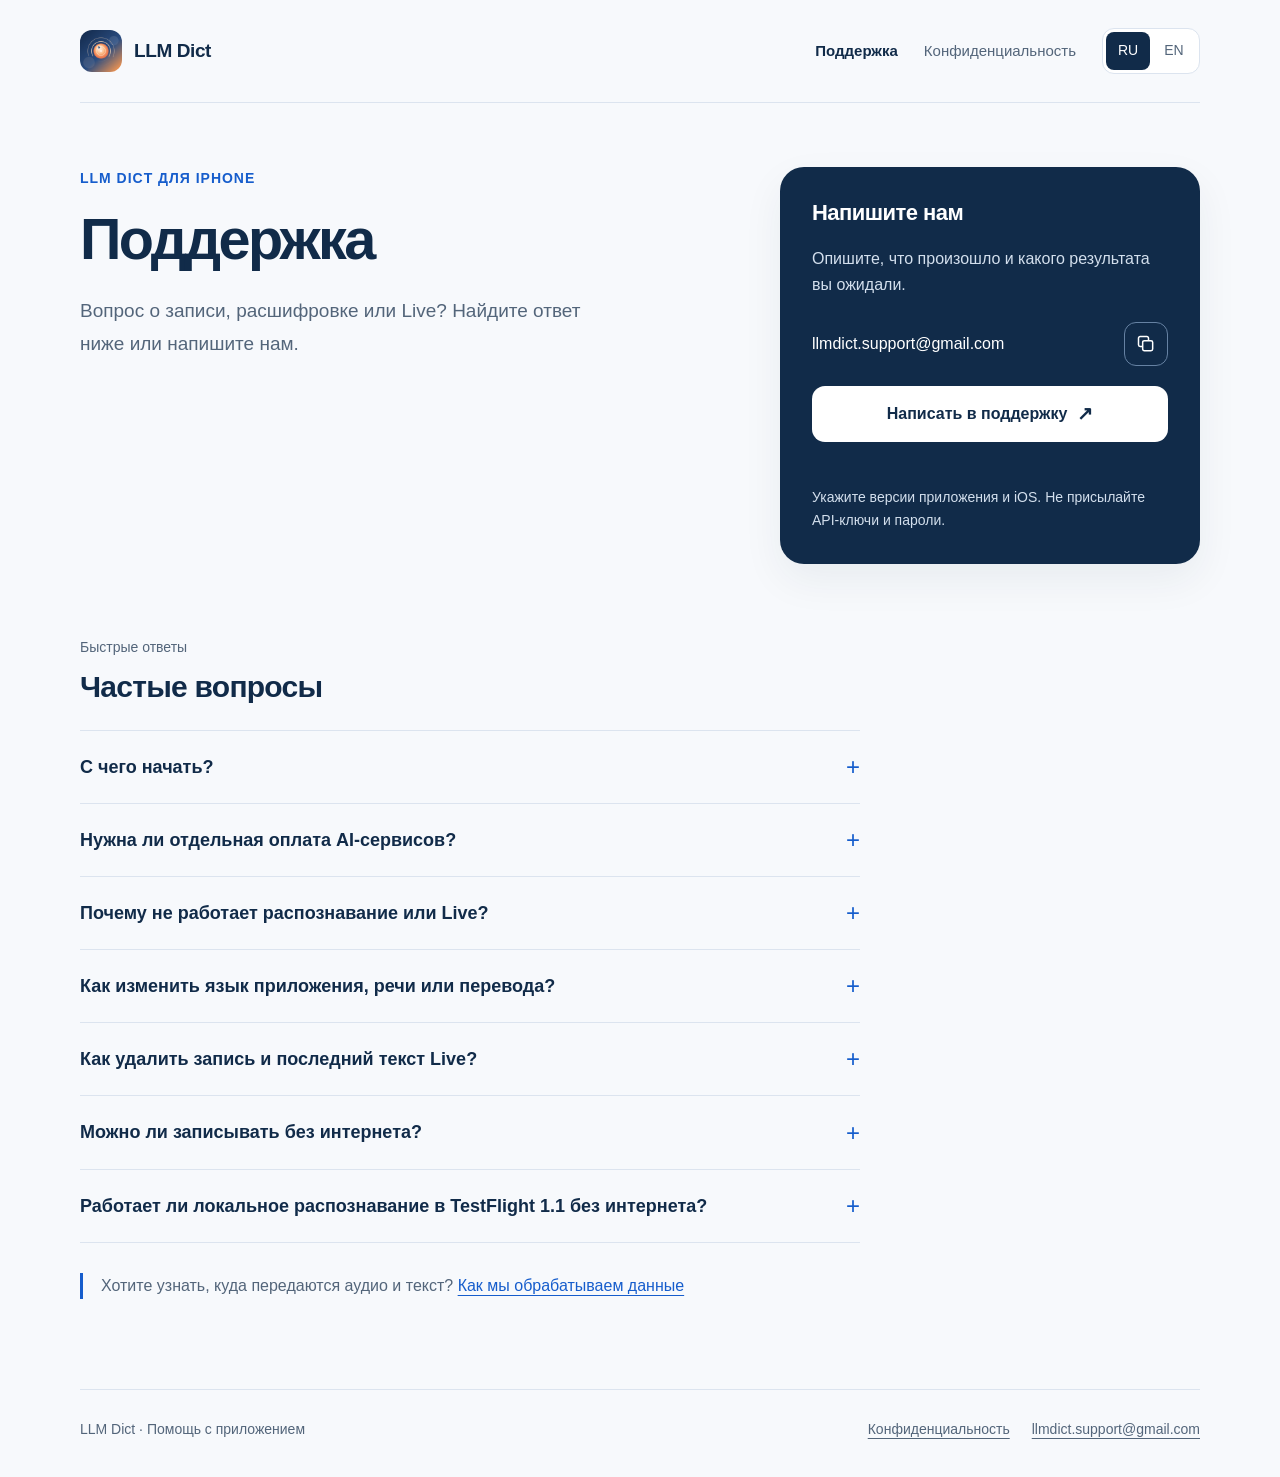
<file: docs/index.html>
<!doctype html>
<html lang="ru"><head><meta charset="utf-8"><meta name="viewport" content="width=device-width,initial-scale=1"><meta name="color-scheme" content="light"><meta name="theme-color" content="#112b49"><title>Поддержка · LLM Dict</title><meta name="description" content="Помощь с записью, распознаванием речи и Live в LLM Dict. Ответы на вопросы и связь с поддержкой."><meta name="referrer" content="strict-origin-when-cross-origin"><link rel="canonical" href="https://travinov.github.io/llmdict-support/"><link rel="alternate" hreflang="ru" href="https://travinov.github.io/llmdict-support/"><link rel="alternate" hreflang="en" href="https://travinov.github.io/llmdict-support/en/"><link rel="icon" type="image/png" href="./assets/app-icon.png"><link rel="apple-touch-icon" href="./assets/app-icon.png"><link rel="stylesheet" href="./assets/site.css"><script src="./assets/site.js" defer></script></head>
<body><a class="skip" href="#main">Перейти к содержимому</a><div class="wrap"><header class="header"><a class="brand" href="./"><img src="./assets/app-icon.png" alt="" width="42" height="42">LLM Dict</a><nav class="nav" aria-label="Основная навигация"><a href="./" aria-current="page">Поддержка</a><a href="./privacy/">Конфиденциальность</a><div class="languages" aria-label="Язык сайта"><a href="./" lang="ru" hreflang="ru" aria-label="Русский" aria-current="true">RU</a><a href="./en/" lang="en" hreflang="en" aria-label="English">EN</a></div></nav></header>
<main id="main"><div class="intro"><div><p class="eyebrow">LLM Dict для iPhone</p><h1>Поддержка</h1><p class="lead">Вопрос о записи, расшифровке или Live? Найдите ответ ниже или напишите нам.</p></div>
<aside class="contact" aria-labelledby="contact-title"><h2 id="contact-title">Напишите нам</h2><p>Опишите, что произошло и какого результата вы ожидали.</p>
<div class="email-line"><a class="email" href="mailto:llmdict.support@gmail.com?subject=%D0%9F%D0%BE%D0%B4%D0%B4%D0%B5%D1%80%D0%B6%D0%BA%D0%B0%20LLM%20Dict&amp;body=%D0%97%D0%B4%D1%80%D0%B0%D0%B2%D1%81%D1%82%D0%B2%D1%83%D0%B9%D1%82%D0%B5%21%0D%0A%0D%0A%D0%9C%D0%BE%D0%B9%20%D0%B2%D0%BE%D0%BF%D1%80%D0%BE%D1%81%3A%0D%0A%0D%0A%D0%92%D0%B5%D1%80%D1%81%D0%B8%D1%8F%20%D0%BF%D1%80%D0%B8%D0%BB%D0%BE%D0%B6%D0%B5%D0%BD%D0%B8%D1%8F%3A%0D%0A%D0%92%D0%B5%D1%80%D1%81%D0%B8%D1%8F%20iOS%3A%0D%0A">llmdict.support<wbr>@gmail.com</a><button class="copy" type="button" data-copy-email="llmdict.support@gmail.com" data-success="Адрес скопирован" data-fallback="Выделите адрес выше и скопируйте его вручную." aria-label="Скопировать email" aria-describedby="copy-status"><svg viewBox="0 0 24 24" aria-hidden="true"><rect x="8" y="8" width="12" height="12" rx="2"/><path d="M15 8V5a2 2 0 0 0-2-2H5a2 2 0 0 0-2 2v8a2 2 0 0 0 2 2h3"/></svg></button></div>
<a class="primary" href="mailto:llmdict.support@gmail.com?subject=%D0%9F%D0%BE%D0%B4%D0%B4%D0%B5%D1%80%D0%B6%D0%BA%D0%B0%20LLM%20Dict&amp;body=%D0%97%D0%B4%D1%80%D0%B0%D0%B2%D1%81%D1%82%D0%B2%D1%83%D0%B9%D1%82%D0%B5%21%0D%0A%0D%0A%D0%9C%D0%BE%D0%B9%20%D0%B2%D0%BE%D0%BF%D1%80%D0%BE%D1%81%3A%0D%0A%0D%0A%D0%92%D0%B5%D1%80%D1%81%D0%B8%D1%8F%20%D0%BF%D1%80%D0%B8%D0%BB%D0%BE%D0%B6%D0%B5%D0%BD%D0%B8%D1%8F%3A%0D%0A%D0%92%D0%B5%D1%80%D1%81%D0%B8%D1%8F%20iOS%3A%0D%0A">Написать в поддержку <span aria-hidden="true">↗</span></a><span id="copy-status" class="copy-status" role="status" aria-live="polite"></span><p class="small">Укажите версии приложения и iOS. Не присылайте API-ключи и пароли.</p></aside></div>
<section class="faq" aria-labelledby="faq-title"><p class="section-label">Быстрые ответы</p><h2 id="faq-title">Частые вопросы</h2><details><summary>С чего начать?</summary><div class="answer"><ol><li>Разрешите доступ к микрофону и сделайте обычную запись.</li><li>Для распознавания откройте «Настройки → Сервисы и ключи», прочитайте пояснение о передаче данных, отметьте согласие, добавьте свой OpenAI API key и проверьте подключение.</li><li>Выберите модель для распознавания или обработки текста. Затем откройте запись в библиотеке.</li></ol></div></details><details><summary>Нужна ли отдельная оплата AI-сервисов?</summary><div class="answer"><p>Для облачной обработки используются ваши учётные записи и API-ключи OpenAI. Доступ, лимиты и стоимость определяет выбранный провайдер. Подписка на пользовательский чат и доступ к API могут оплачиваться отдельно.</p></div></details><details><summary>Почему не работает распознавание или Live?</summary><div class="answer"><p>Проверьте согласие на передачу данных в настройках сервиса, интернет, разрешение на микрофон, ключ, доступность выбранной модели и лимиты в кабинете провайдера. Для OpenAI также проверьте адрес API и доступность сервиса в вашем регионе.</p><p>Если ошибка повторяется, напишите её текст, название сервиса и шаги воспроизведения. Ключ присылать не нужно.</p></div></details><details><summary>Как изменить язык приложения, речи или перевода?</summary><div class="answer"><p>Язык меню выбирается в «Настройки → Язык приложения»: русский, английский или «Как на iPhone». Языки речи и перевода задаются отдельно в настройках Live. Выбор языка интерфейса не переводит сохранённые записи и ваши инструкции.</p></div></details><details><summary>Как удалить запись и последний текст Live?</summary><div class="answer"><p>В библиотеке смахните запись влево, нажмите удаление и подтвердите его. В версии 1.0 удаляются запись, связанные аудиофайлы и текст, включая сохранённую копию последнего Live-текста, если она относится к этой записи.</p><p>Команда «Очистить экран» в меню инструкций Live очищает текущий экран и его сохранённое состояние, но сама по себе не удаляет запись из библиотеки.</p></div></details><details><summary>Можно ли записывать без интернета?</summary><div class="answer"><p>Обычная запись, воспроизведение и локальное улучшение звука работают на устройстве. Облачное распознавание, обработка текста и Live требуют подключения к выбранному AI-сервису.</p></div></details><details><summary>Работает ли локальное распознавание в TestFlight 1.1 без интернета?</summary><div class="answer"><p>Да. В «Настройки → Локальная транскрибация» скачайте модель и включите «Транскрибация на устройстве». Это общий режим для записей и Live. Интернет нужен для скачивания; затем Whisper работает на iPhone. Скорость зависит от устройства. При отставании Live аудио сохраняется для распознавания в библиотеке. Для оформления через GigaChat или OpenAI нужен интернет.</p></div></details></section>
<p class="note">Хотите узнать, куда передаются аудио и текст? <a href="./privacy/">Как мы обрабатываем данные</a></p></main><footer class="footer"><p>LLM Dict · Помощь с приложением</p><div class="footer-links"><a href="./privacy/">Конфиденциальность</a><a href="mailto:llmdict.support@gmail.com">llmdict.support@gmail.com</a></div></footer></div></body></html>
</file>
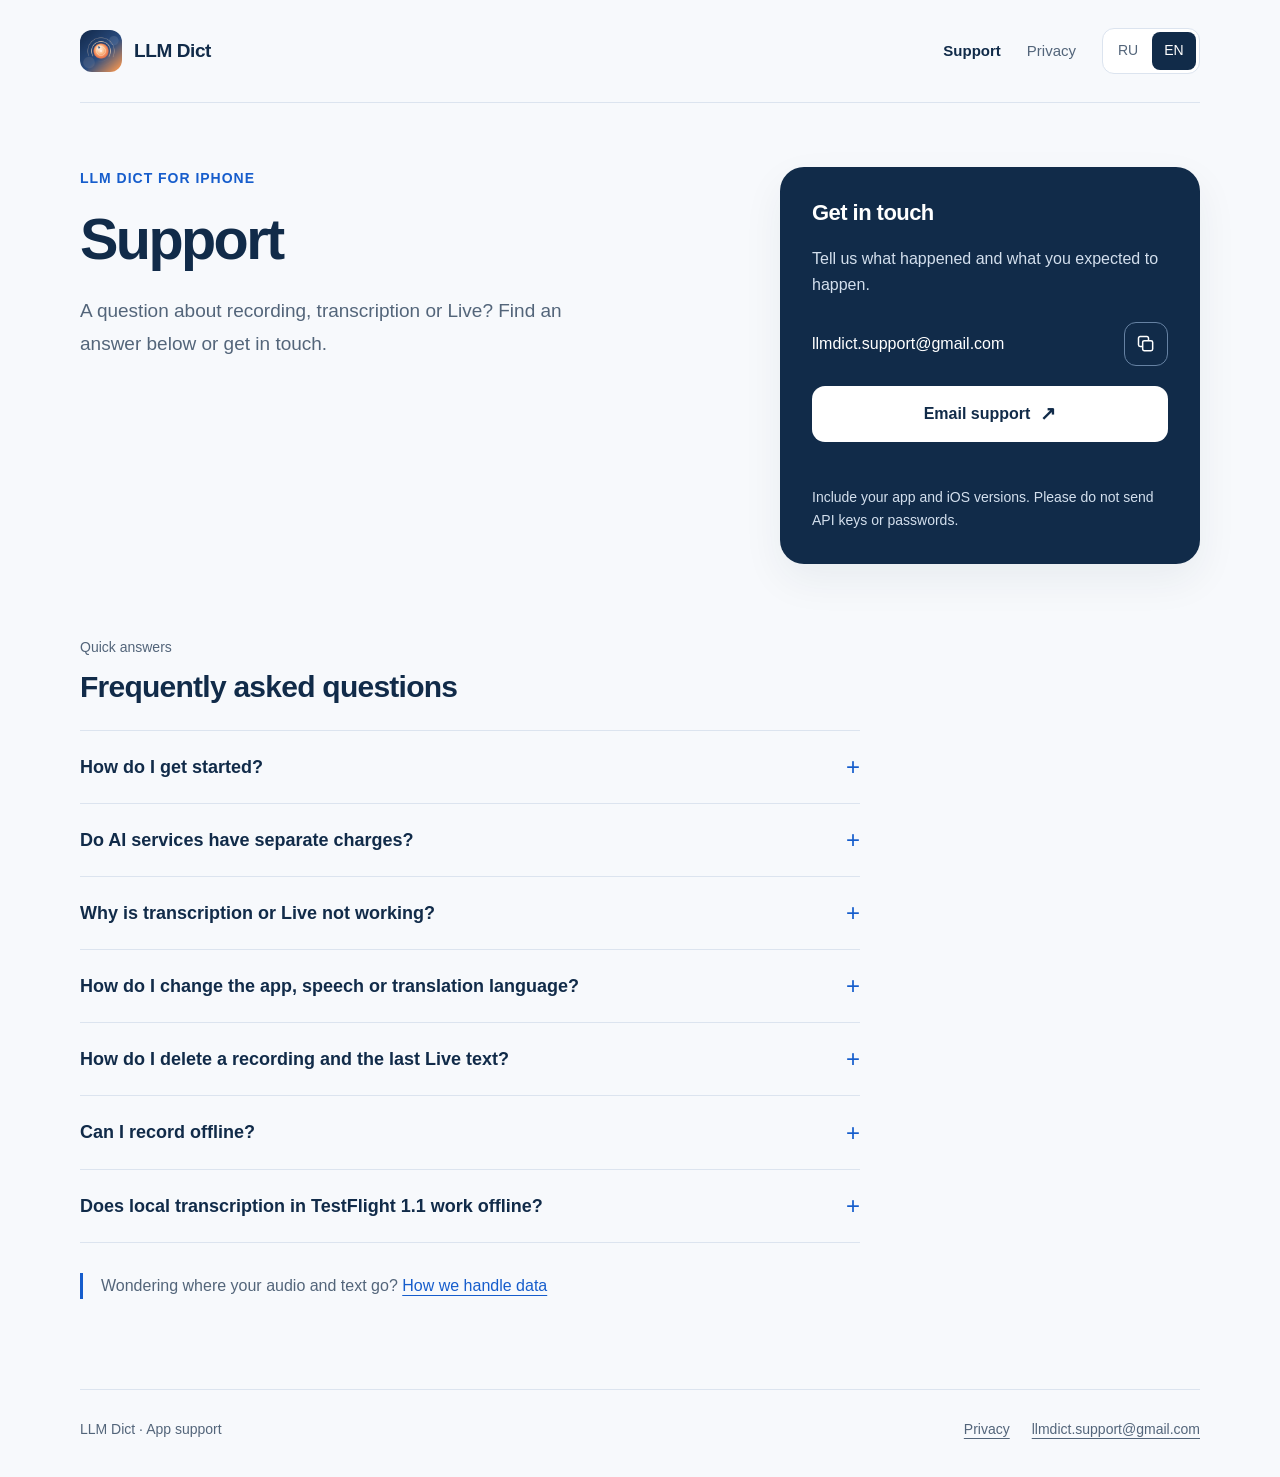
<file: docs/en/index.html>
<!doctype html>
<html lang="en"><head><meta charset="utf-8"><meta name="viewport" content="width=device-width,initial-scale=1"><meta name="color-scheme" content="light"><meta name="theme-color" content="#112b49"><title>Support · LLM Dict</title><meta name="description" content="Help with recording, transcription and Live in LLM Dict. Find answers and contact support."><meta name="referrer" content="strict-origin-when-cross-origin"><link rel="canonical" href="https://travinov.github.io/llmdict-support/en/"><link rel="alternate" hreflang="ru" href="https://travinov.github.io/llmdict-support/"><link rel="alternate" hreflang="en" href="https://travinov.github.io/llmdict-support/en/"><link rel="icon" type="image/png" href="../assets/app-icon.png"><link rel="apple-touch-icon" href="../assets/app-icon.png"><link rel="stylesheet" href="../assets/site.css"><script src="../assets/site.js" defer></script></head>
<body><a class="skip" href="#main">Skip to content</a><div class="wrap"><header class="header"><a class="brand" href="../en/"><img src="../assets/app-icon.png" alt="" width="42" height="42">LLM Dict</a><nav class="nav" aria-label="Main navigation"><a href="../en/" aria-current="page">Support</a><a href="../en/privacy/">Privacy</a><div class="languages" aria-label="Website language"><a href="../" lang="ru" hreflang="ru" aria-label="Русский">RU</a><a href="../en/" lang="en" hreflang="en" aria-label="English" aria-current="true">EN</a></div></nav></header>
<main id="main"><div class="intro"><div><p class="eyebrow">LLM Dict for iPhone</p><h1>Support</h1><p class="lead">A question about recording, transcription or Live? Find an answer below or get in touch.</p></div>
<aside class="contact" aria-labelledby="contact-title"><h2 id="contact-title">Get in touch</h2><p>Tell us what happened and what you expected to happen.</p>
<div class="email-line"><a class="email" href="mailto:llmdict.support@gmail.com?subject=LLM%20Dict%20Support&amp;body=Hello%21%0D%0A%0D%0AMy%20question%3A%0D%0A%0D%0AApp%20version%3A%0D%0AiOS%20version%3A%0D%0A">llmdict.support<wbr>@gmail.com</a><button class="copy" type="button" data-copy-email="llmdict.support@gmail.com" data-success="Email address copied" data-fallback="Select the address above and copy it manually." aria-label="Copy email address" aria-describedby="copy-status"><svg viewBox="0 0 24 24" aria-hidden="true"><rect x="8" y="8" width="12" height="12" rx="2"/><path d="M15 8V5a2 2 0 0 0-2-2H5a2 2 0 0 0-2 2v8a2 2 0 0 0 2 2h3"/></svg></button></div>
<a class="primary" href="mailto:llmdict.support@gmail.com?subject=LLM%20Dict%20Support&amp;body=Hello%21%0D%0A%0D%0AMy%20question%3A%0D%0A%0D%0AApp%20version%3A%0D%0AiOS%20version%3A%0D%0A">Email support <span aria-hidden="true">↗</span></a><span id="copy-status" class="copy-status" role="status" aria-live="polite"></span><p class="small">Include your app and iOS versions. Please do not send API keys or passwords.</p></aside></div>
<section class="faq" aria-labelledby="faq-title"><p class="section-label">Quick answers</p><h2 id="faq-title">Frequently asked questions</h2><details><summary>How do I get started?</summary><div class="answer"><ol><li>Allow microphone access and make a regular recording.</li><li>For transcription, open Settings → Services and Keys, read the data-sharing disclosure, check the consent box, add your own OpenAI API key, and check the connection.</li><li>Select a transcription or text-processing model. Then open a recording in the library.</li></ol></div></details><details><summary>Do AI services have separate charges?</summary><div class="answer"><p>Cloud processing uses your own accounts and API keys for OpenAI. Access, usage limits and charges are set by the selected provider. A consumer chat subscription and API access may be billed separately.</p></div></details><details><summary>Why is transcription or Live not working?</summary><div class="answer"><p>Check your data-sharing consent in the service settings, connection, microphone permission, API key, access to the selected model and provider usage limits. For OpenAI, also check the API address and service availability in your region.</p><p>If the problem persists, send the error message, service name and steps to reproduce it. Please do not include your key.</p></div></details><details><summary>How do I change the app, speech or translation language?</summary><div class="answer"><p>Choose Russian, English or System in Settings → App Language. Speech and translation languages are configured separately in Live settings. Changing the interface language does not translate saved recordings or your instructions.</p></div></details><details><summary>How do I delete a recording and the last Live text?</summary><div class="answer"><p>Swipe left on a library recording, choose Delete and confirm. In version 1.0, this removes the recording, its audio files and text, including the separate saved copy of the last Live text when it belongs to that recording.</p><p>Clear Screen in the Live instruction menu clears the current screen and its saved state, but does not by itself delete the library recording.</p></div></details><details><summary>Can I record offline?</summary><div class="answer"><p>Regular recording, playback and local audio enhancement run on your device. Cloud transcription, text processing and Live require a connection to the selected AI service.</p></div></details><details><summary>Does local transcription in TestFlight 1.1 work offline?</summary><div class="answer"><p>Yes. Download the model in Settings → Local transcription and enable “On-device transcription.” This applies to recordings and Live. Downloading requires an internet connection; Whisper then works on your iPhone. Speed depends on the device. If Live falls behind, audio is saved for transcription in the library. Formatting with GigaChat or OpenAI requires an internet connection.</p></div></details></section>
<p class="note">Wondering where your audio and text go? <a href="../en/privacy/">How we handle data</a></p></main><footer class="footer"><p>LLM Dict · App support</p><div class="footer-links"><a href="../en/privacy/">Privacy</a><a href="mailto:llmdict.support@gmail.com">llmdict.support@gmail.com</a></div></footer></div></body></html>
</file>
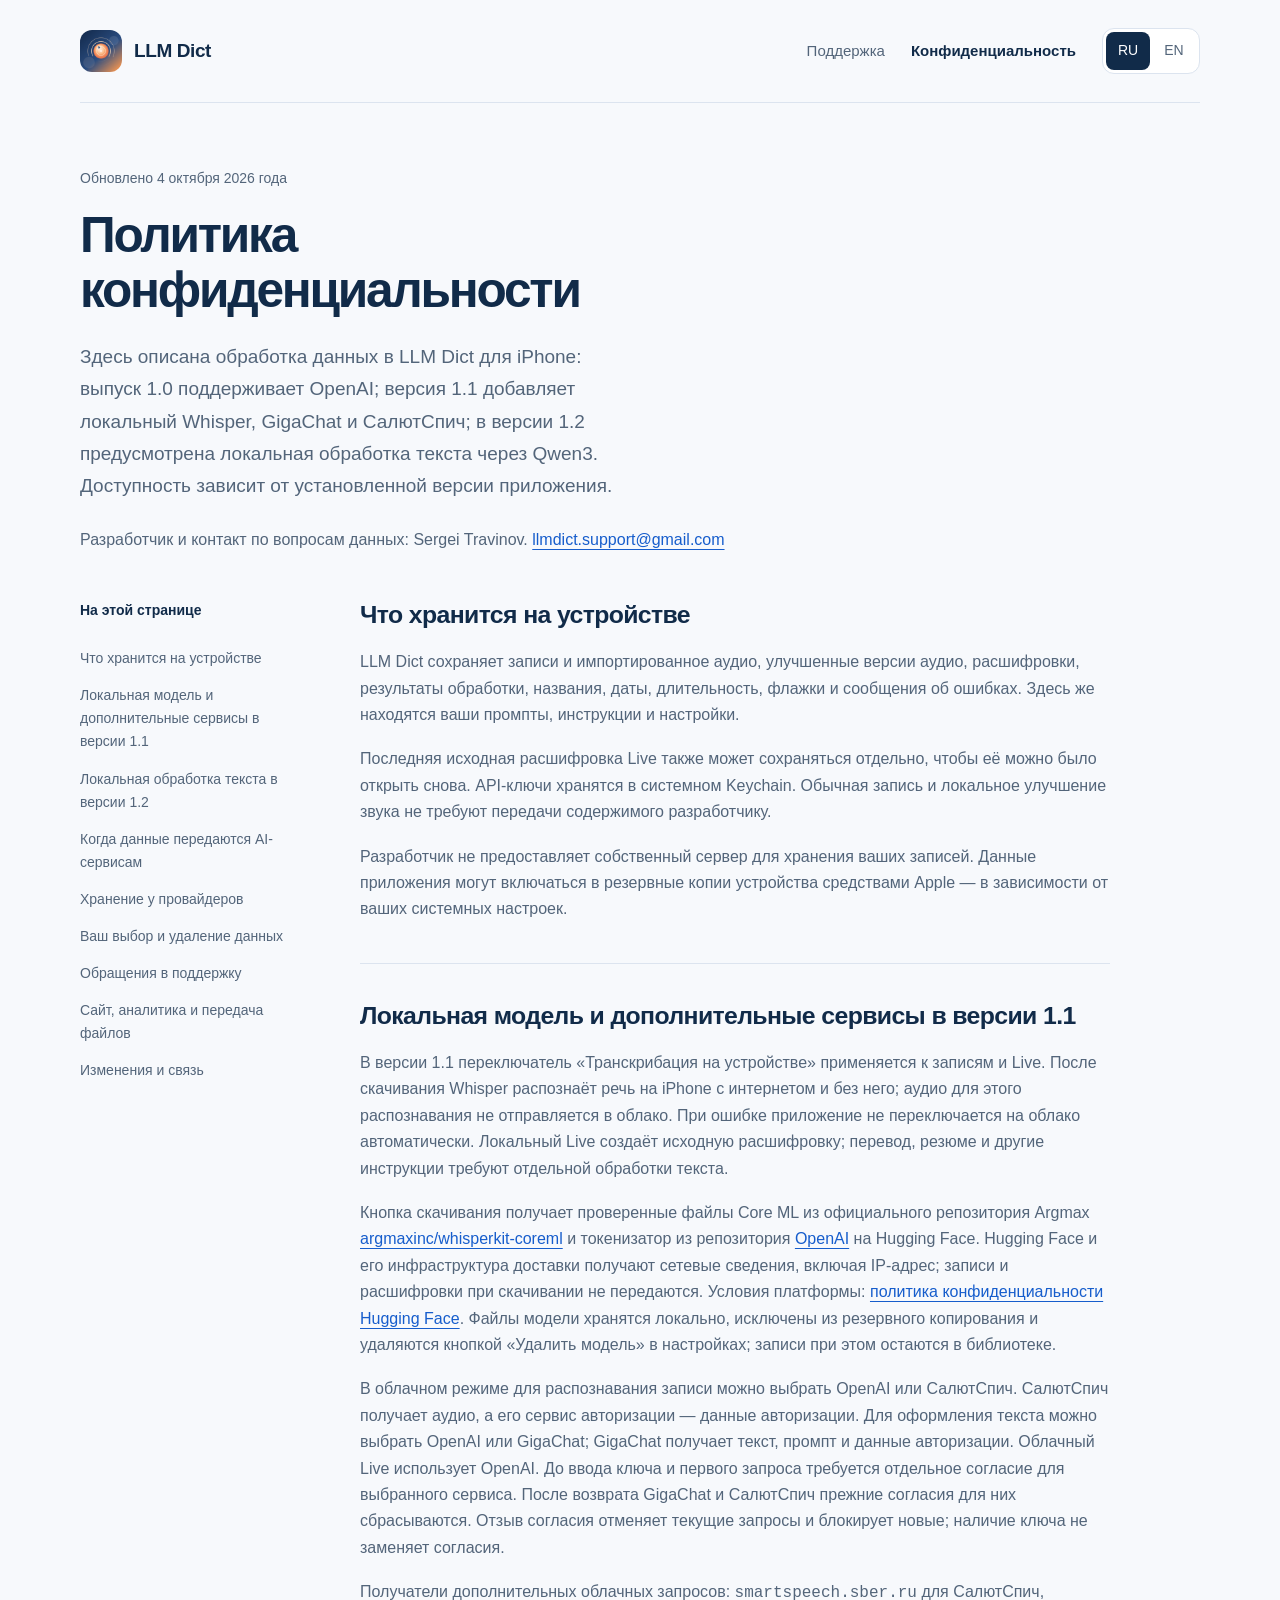
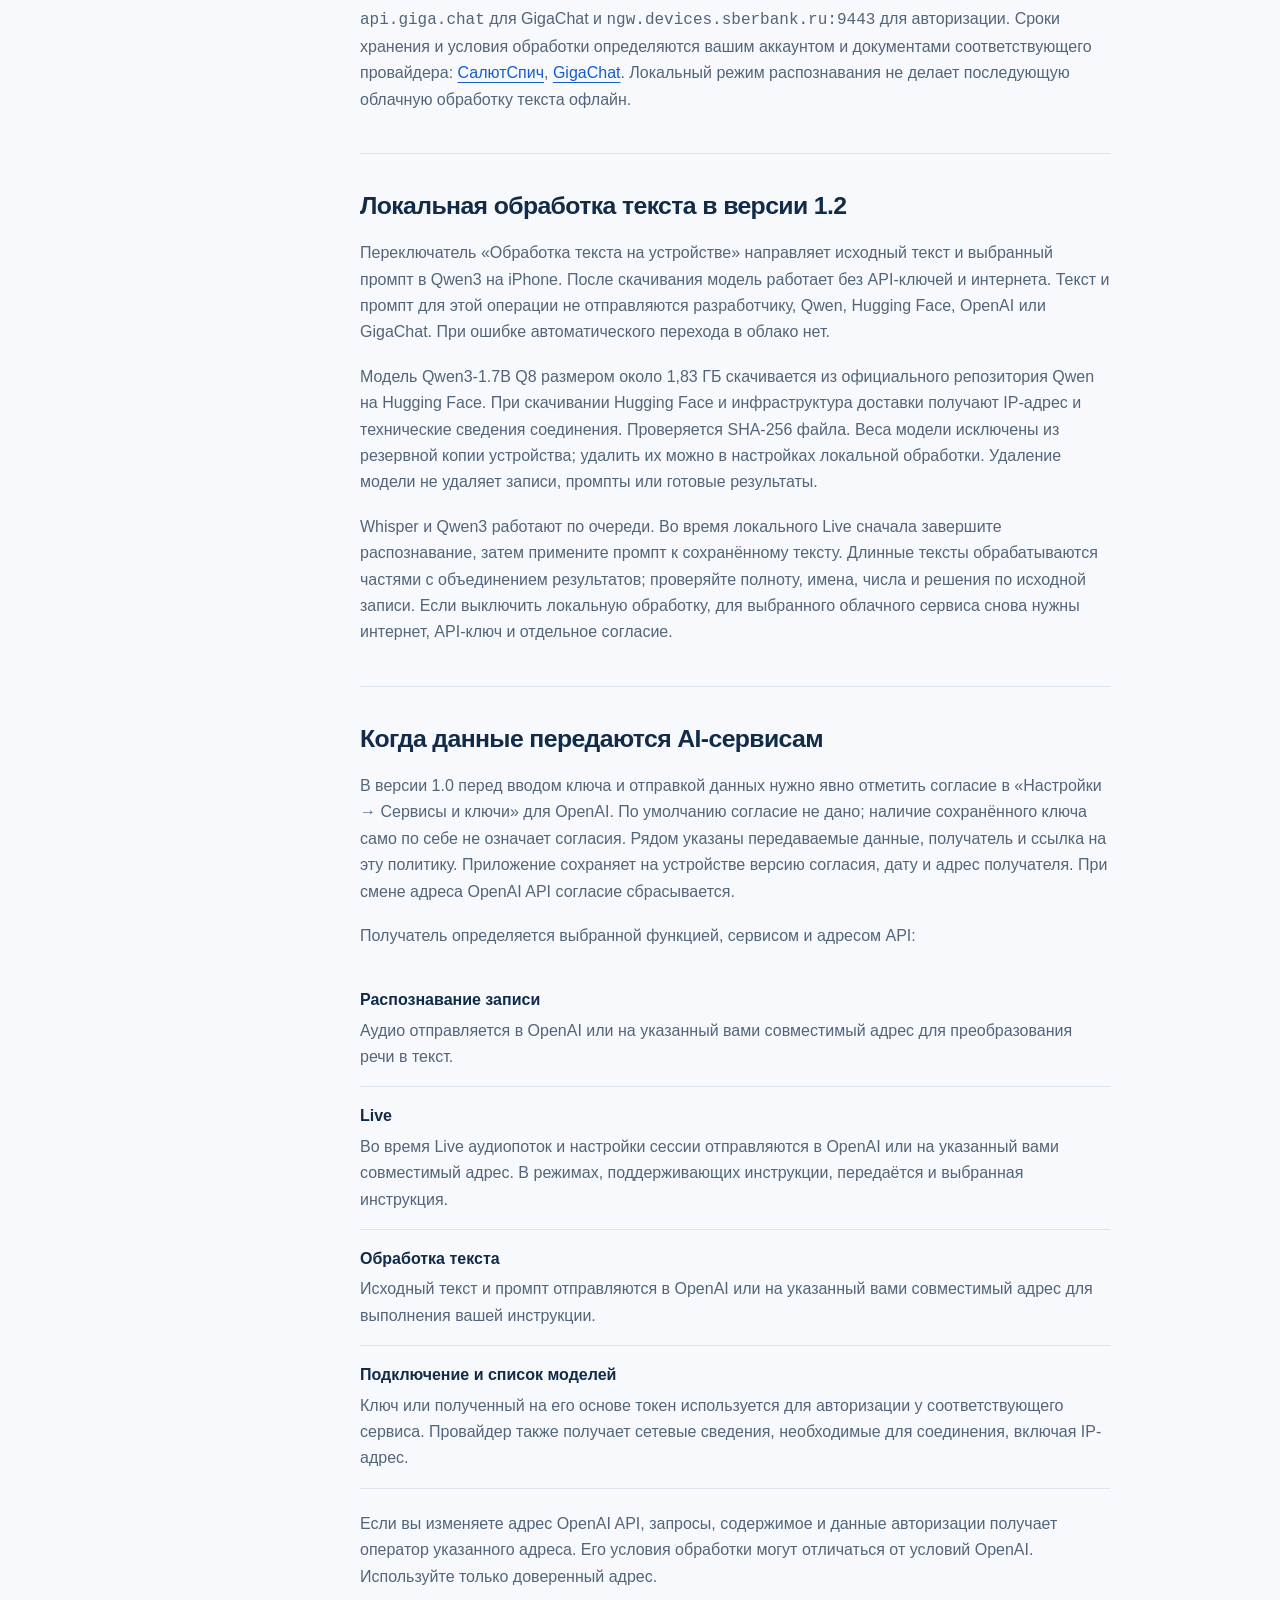
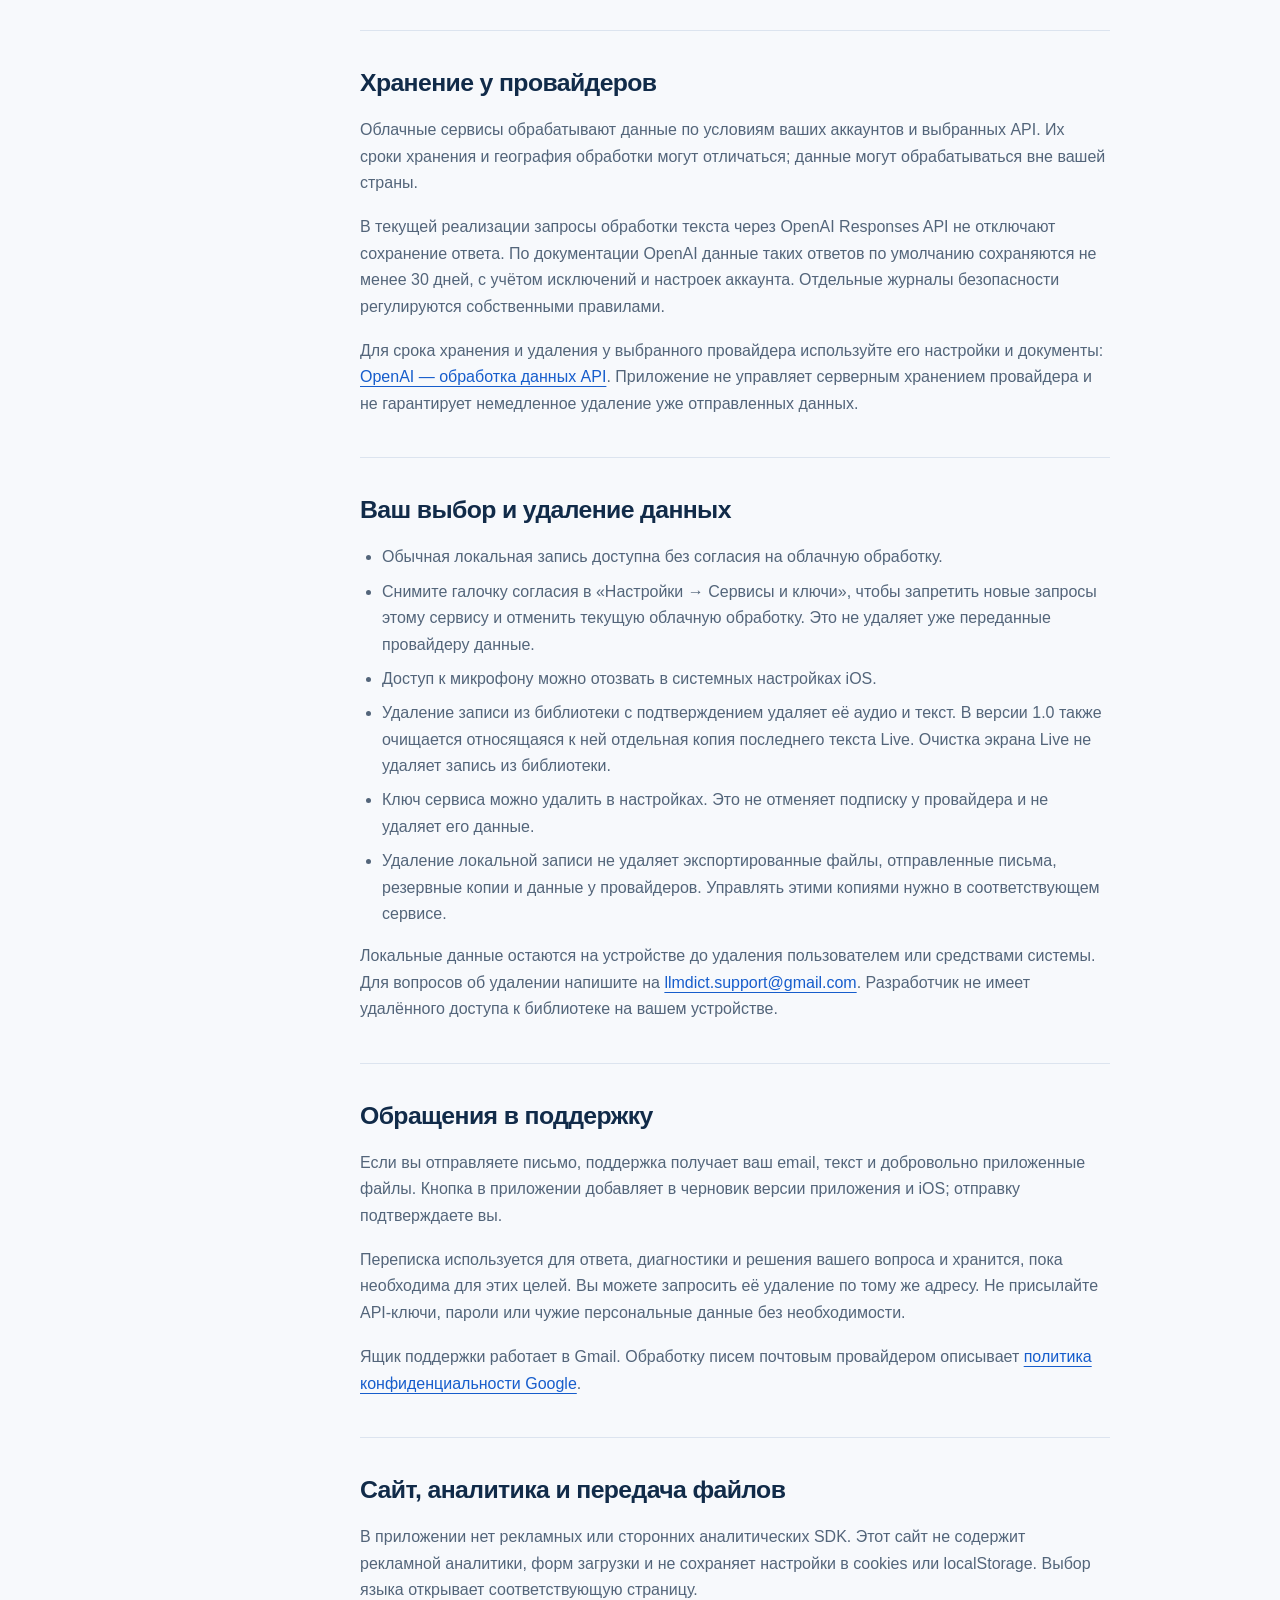
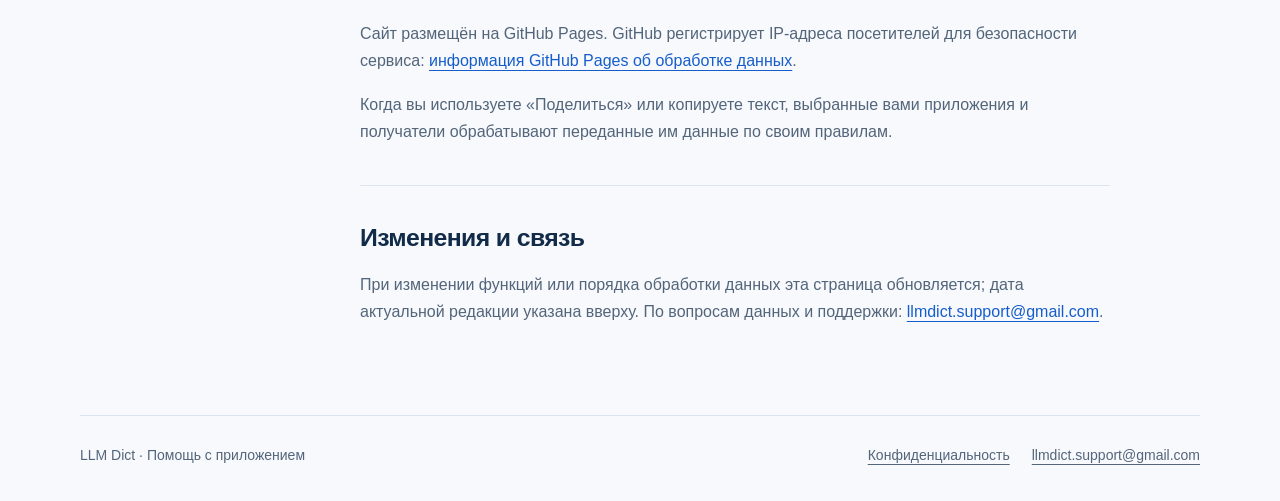
<file: docs/privacy/index.html>
<!doctype html>
<html lang="ru"><head><meta charset="utf-8"><meta name="viewport" content="width=device-width,initial-scale=1"><meta name="color-scheme" content="light"><meta name="theme-color" content="#112b49"><title>Политика конфиденциальности · LLM Dict</title><meta name="description" content="Какие данные обрабатывает LLM Dict, когда они передаются AI-сервисам и как управлять их хранением и удалением."><meta name="referrer" content="strict-origin-when-cross-origin"><link rel="canonical" href="https://travinov.github.io/llmdict-support/privacy/"><link rel="alternate" hreflang="ru" href="https://travinov.github.io/llmdict-support/privacy/"><link rel="alternate" hreflang="en" href="https://travinov.github.io/llmdict-support/en/privacy/"><link rel="icon" type="image/png" href="../assets/app-icon.png"><link rel="apple-touch-icon" href="../assets/app-icon.png"><link rel="stylesheet" href="../assets/site.css"><script src="../assets/site.js" defer></script></head>
<body><a class="skip" href="#main">Перейти к содержимому</a><div class="wrap"><header class="header"><a class="brand" href="../"><img src="../assets/app-icon.png" alt="" width="42" height="42">LLM Dict</a><nav class="nav" aria-label="Основная навигация"><a href="../">Поддержка</a><a href="../privacy/" aria-current="page">Конфиденциальность</a><div class="languages" aria-label="Язык сайта"><a href="../privacy/" lang="ru" hreflang="ru" aria-label="Русский" aria-current="true">RU</a><a href="../en/privacy/" lang="en" hreflang="en" aria-label="English">EN</a></div></nav></header>
<main id="main"><div class="legal-head"><p class="updated">Обновлено 4 октября 2026 года</p><h1>Политика конфиденциальности</h1><p class="lead">Здесь описана обработка данных в LLM Dict для iPhone: выпуск 1.0 поддерживает OpenAI; версия 1.1 добавляет локальный Whisper, GigaChat и СалютСпич; в версии 1.2 предусмотрена локальная обработка текста через Qwen3. Доступность зависит от установленной версии приложения.</p><p class="owner">Разработчик и контакт по вопросам данных: Sergei Travinov. <a href="mailto:llmdict.support@gmail.com">llmdict.support@gmail.com</a></p></div><div class="legal-layout"><nav class="contents" aria-label="На этой странице"><p>На этой странице</p><a href="#local">Что хранится на устройстве</a><a href="#version-1-1">Локальная модель и дополнительные сервисы в версии 1.1</a><a href="#version-1-2">Локальная обработка текста в версии 1.2</a><a href="#ai">Когда данные передаются AI-сервисам</a><a href="#providers">Хранение у провайдеров</a><a href="#control">Ваш выбор и удаление данных</a><a href="#support">Обращения в поддержку</a><a href="#website">Сайт, аналитика и передача файлов</a><a href="#changes">Изменения и связь</a></nav><article class="legal"><section aria-labelledby="local"><h2 id="local">Что хранится на устройстве</h2><p>LLM Dict сохраняет записи и импортированное аудио, улучшенные версии аудио, расшифровки, результаты обработки, названия, даты, длительность, флажки и сообщения об ошибках. Здесь же находятся ваши промпты, инструкции и настройки.</p><p>Последняя исходная расшифровка Live также может сохраняться отдельно, чтобы её можно было открыть снова. API-ключи хранятся в системном Keychain. Обычная запись и локальное улучшение звука не требуют передачи содержимого разработчику.</p><p>Разработчик не предоставляет собственный сервер для хранения ваших записей. Данные приложения могут включаться в резервные копии устройства средствами Apple — в зависимости от ваших системных настроек.</p></section><section aria-labelledby="version-1-1"><h2 id="version-1-1">Локальная модель и дополнительные сервисы в версии 1.1</h2><p>В версии 1.1 переключатель «Транскрибация на устройстве» применяется к записям и Live. После скачивания Whisper распознаёт речь на iPhone с интернетом и без него; аудио для этого распознавания не отправляется в облако. При ошибке приложение не переключается на облако автоматически. Локальный Live создаёт исходную расшифровку; перевод, резюме и другие инструкции требуют отдельной обработки текста.</p><p>Кнопка скачивания получает проверенные файлы Core ML из официального репозитория Argmax <a href="https://huggingface.co/argmaxinc/whisperkit-coreml">argmaxinc/whisperkit-coreml</a> и токенизатор из репозитория <a href="https://huggingface.co/openai/whisper-large-v3">OpenAI</a> на Hugging Face. Hugging Face и его инфраструктура доставки получают сетевые сведения, включая IP-адрес; записи и расшифровки при скачивании не передаются. Условия платформы: <a href="https://huggingface.co/privacy">политика конфиденциальности Hugging Face</a>. Файлы модели хранятся локально, исключены из резервного копирования и удаляются кнопкой «Удалить модель» в настройках; записи при этом остаются в библиотеке.</p><p>В облачном режиме для распознавания записи можно выбрать OpenAI или СалютСпич. СалютСпич получает аудио, а его сервис авторизации — данные авторизации. Для оформления текста можно выбрать OpenAI или GigaChat; GigaChat получает текст, промпт и данные авторизации. Облачный Live использует OpenAI. До ввода ключа и первого запроса требуется отдельное согласие для выбранного сервиса. После возврата GigaChat и СалютСпич прежние согласия для них сбрасываются. Отзыв согласия отменяет текущие запросы и блокирует новые; наличие ключа не заменяет согласия.</p><p>Получатели дополнительных облачных запросов: <code>smartspeech.sber.ru</code> для СалютСпич, <code>api.giga.chat</code> для GigaChat и <code>ngw.devices.sberbank.ru:9443</code> для авторизации. Сроки хранения и условия обработки определяются вашим аккаунтом и документами соответствующего провайдера: <a href="https://developers.sber.ru/docs/ru/salutespeech/overview">СалютСпич</a>, <a href="https://developers.sber.ru/docs/ru/gigachat/overview">GigaChat</a>. Локальный режим распознавания не делает последующую облачную обработку текста офлайн.</p></section><section aria-labelledby="version-1-2"><h2 id="version-1-2">Локальная обработка текста в версии 1.2</h2><p>Переключатель «Обработка текста на устройстве» направляет исходный текст и выбранный промпт в Qwen3 на iPhone. После скачивания модель работает без API-ключей и интернета. Текст и промпт для этой операции не отправляются разработчику, Qwen, Hugging Face, OpenAI или GigaChat. При ошибке автоматического перехода в облако нет.</p><p>Модель Qwen3-1.7B Q8 размером около 1,83 ГБ скачивается из официального репозитория Qwen на Hugging Face. При скачивании Hugging Face и инфраструктура доставки получают IP-адрес и технические сведения соединения. Проверяется SHA-256 файла. Веса модели исключены из резервной копии устройства; удалить их можно в настройках локальной обработки. Удаление модели не удаляет записи, промпты или готовые результаты.</p><p>Whisper и Qwen3 работают по очереди. Во время локального Live сначала завершите распознавание, затем примените промпт к сохранённому тексту. Длинные тексты обрабатываются частями с объединением результатов; проверяйте полноту, имена, числа и решения по исходной записи. Если выключить локальную обработку, для выбранного облачного сервиса снова нужны интернет, API-ключ и отдельное согласие.</p></section><section aria-labelledby="ai"><h2 id="ai">Когда данные передаются AI-сервисам</h2><p>В версии 1.0 перед вводом ключа и отправкой данных нужно явно отметить согласие в «Настройки → Сервисы и ключи» для OpenAI. По умолчанию согласие не дано; наличие сохранённого ключа само по себе не означает согласия. Рядом указаны передаваемые данные, получатель и ссылка на эту политику. Приложение сохраняет на устройстве версию согласия, дату и адрес получателя. При смене адреса OpenAI API согласие сбрасывается.</p><p>Получатель определяется выбранной функцией, сервисом и адресом API:</p><dl class="data-list"><div><dt>Распознавание записи</dt><dd>Аудио отправляется в OpenAI или на указанный вами совместимый адрес для преобразования речи в текст.</dd></div><div><dt>Live</dt><dd>Во время Live аудиопоток и настройки сессии отправляются в OpenAI или на указанный вами совместимый адрес. В режимах, поддерживающих инструкции, передаётся и выбранная инструкция.</dd></div><div><dt>Обработка текста</dt><dd>Исходный текст и промпт отправляются в OpenAI или на указанный вами совместимый адрес для выполнения вашей инструкции.</dd></div><div><dt>Подключение и список моделей</dt><dd>Ключ или полученный на его основе токен используется для авторизации у соответствующего сервиса. Провайдер также получает сетевые сведения, необходимые для соединения, включая IP-адрес.</dd></div></dl><p>Если вы изменяете адрес OpenAI API, запросы, содержимое и данные авторизации получает оператор указанного адреса. Его условия обработки могут отличаться от условий OpenAI. Используйте только доверенный адрес.</p></section><section aria-labelledby="providers"><h2 id="providers">Хранение у провайдеров</h2><p>Облачные сервисы обрабатывают данные по условиям ваших аккаунтов и выбранных API. Их сроки хранения и география обработки могут отличаться; данные могут обрабатываться вне вашей страны.</p><p>В текущей реализации запросы обработки текста через OpenAI Responses API не отключают сохранение ответа. По документации OpenAI данные таких ответов по умолчанию сохраняются не менее 30 дней, с учётом исключений и настроек аккаунта. Отдельные журналы безопасности регулируются собственными правилами.</p><p>Для срока хранения и удаления у выбранного провайдера используйте его настройки и документы: <a href="https://developers.openai.com/api/docs/guides/your-data">OpenAI — обработка данных API</a>. Приложение не управляет серверным хранением провайдера и не гарантирует немедленное удаление уже отправленных данных.</p></section><section aria-labelledby="control"><h2 id="control">Ваш выбор и удаление данных</h2><ul><li>Обычная локальная запись доступна без согласия на облачную обработку.</li><li>Снимите галочку согласия в «Настройки → Сервисы и ключи», чтобы запретить новые запросы этому сервису и отменить текущую облачную обработку. Это не удаляет уже переданные провайдеру данные.</li><li>Доступ к микрофону можно отозвать в системных настройках iOS.</li><li>Удаление записи из библиотеки с подтверждением удаляет её аудио и текст. В версии 1.0 также очищается относящаяся к ней отдельная копия последнего текста Live. Очистка экрана Live не удаляет запись из библиотеки.</li><li>Ключ сервиса можно удалить в настройках. Это не отменяет подписку у провайдера и не удаляет его данные.</li><li>Удаление локальной записи не удаляет экспортированные файлы, отправленные письма, резервные копии и данные у провайдеров. Управлять этими копиями нужно в соответствующем сервисе.</li></ul><p>Локальные данные остаются на устройстве до удаления пользователем или средствами системы. Для вопросов об удалении напишите на <a href="mailto:llmdict.support@gmail.com">llmdict.support@gmail.com</a>. Разработчик не имеет удалённого доступа к библиотеке на вашем устройстве.</p></section><section aria-labelledby="support"><h2 id="support">Обращения в поддержку</h2><p>Если вы отправляете письмо, поддержка получает ваш email, текст и добровольно приложенные файлы. Кнопка в приложении добавляет в черновик версии приложения и iOS; отправку подтверждаете вы.</p><p>Переписка используется для ответа, диагностики и решения вашего вопроса и хранится, пока необходима для этих целей. Вы можете запросить её удаление по тому же адресу. Не присылайте API-ключи, пароли или чужие персональные данные без необходимости.</p><p>Ящик поддержки работает в Gmail. Обработку писем почтовым провайдером описывает <a href="https://policies.google.com/privacy">политика конфиденциальности Google</a>.</p></section><section aria-labelledby="website"><h2 id="website">Сайт, аналитика и передача файлов</h2><p>В приложении нет рекламных или сторонних аналитических SDK. Этот сайт не содержит рекламной аналитики, форм загрузки и не сохраняет настройки в cookies или localStorage. Выбор языка открывает соответствующую страницу.</p><p>Сайт размещён на GitHub Pages. GitHub регистрирует IP-адреса посетителей для безопасности сервиса: <a href="https://docs.github.com/en/pages/getting-started-with-github-pages/what-is-github-pages#data-collection">информация GitHub Pages об обработке данных</a>.</p><p>Когда вы используете «Поделиться» или копируете текст, выбранные вами приложения и получатели обрабатывают переданные им данные по своим правилам.</p></section><section aria-labelledby="changes"><h2 id="changes">Изменения и связь</h2><p>При изменении функций или порядка обработки данных эта страница обновляется; дата актуальной редакции указана вверху. По вопросам данных и поддержки: <a href="mailto:llmdict.support@gmail.com">llmdict.support@gmail.com</a>.</p></section></article></div></main><footer class="footer"><p>LLM Dict · Помощь с приложением</p><div class="footer-links"><a href="../privacy/">Конфиденциальность</a><a href="mailto:llmdict.support@gmail.com">llmdict.support@gmail.com</a></div></footer></div></body></html>
</file>
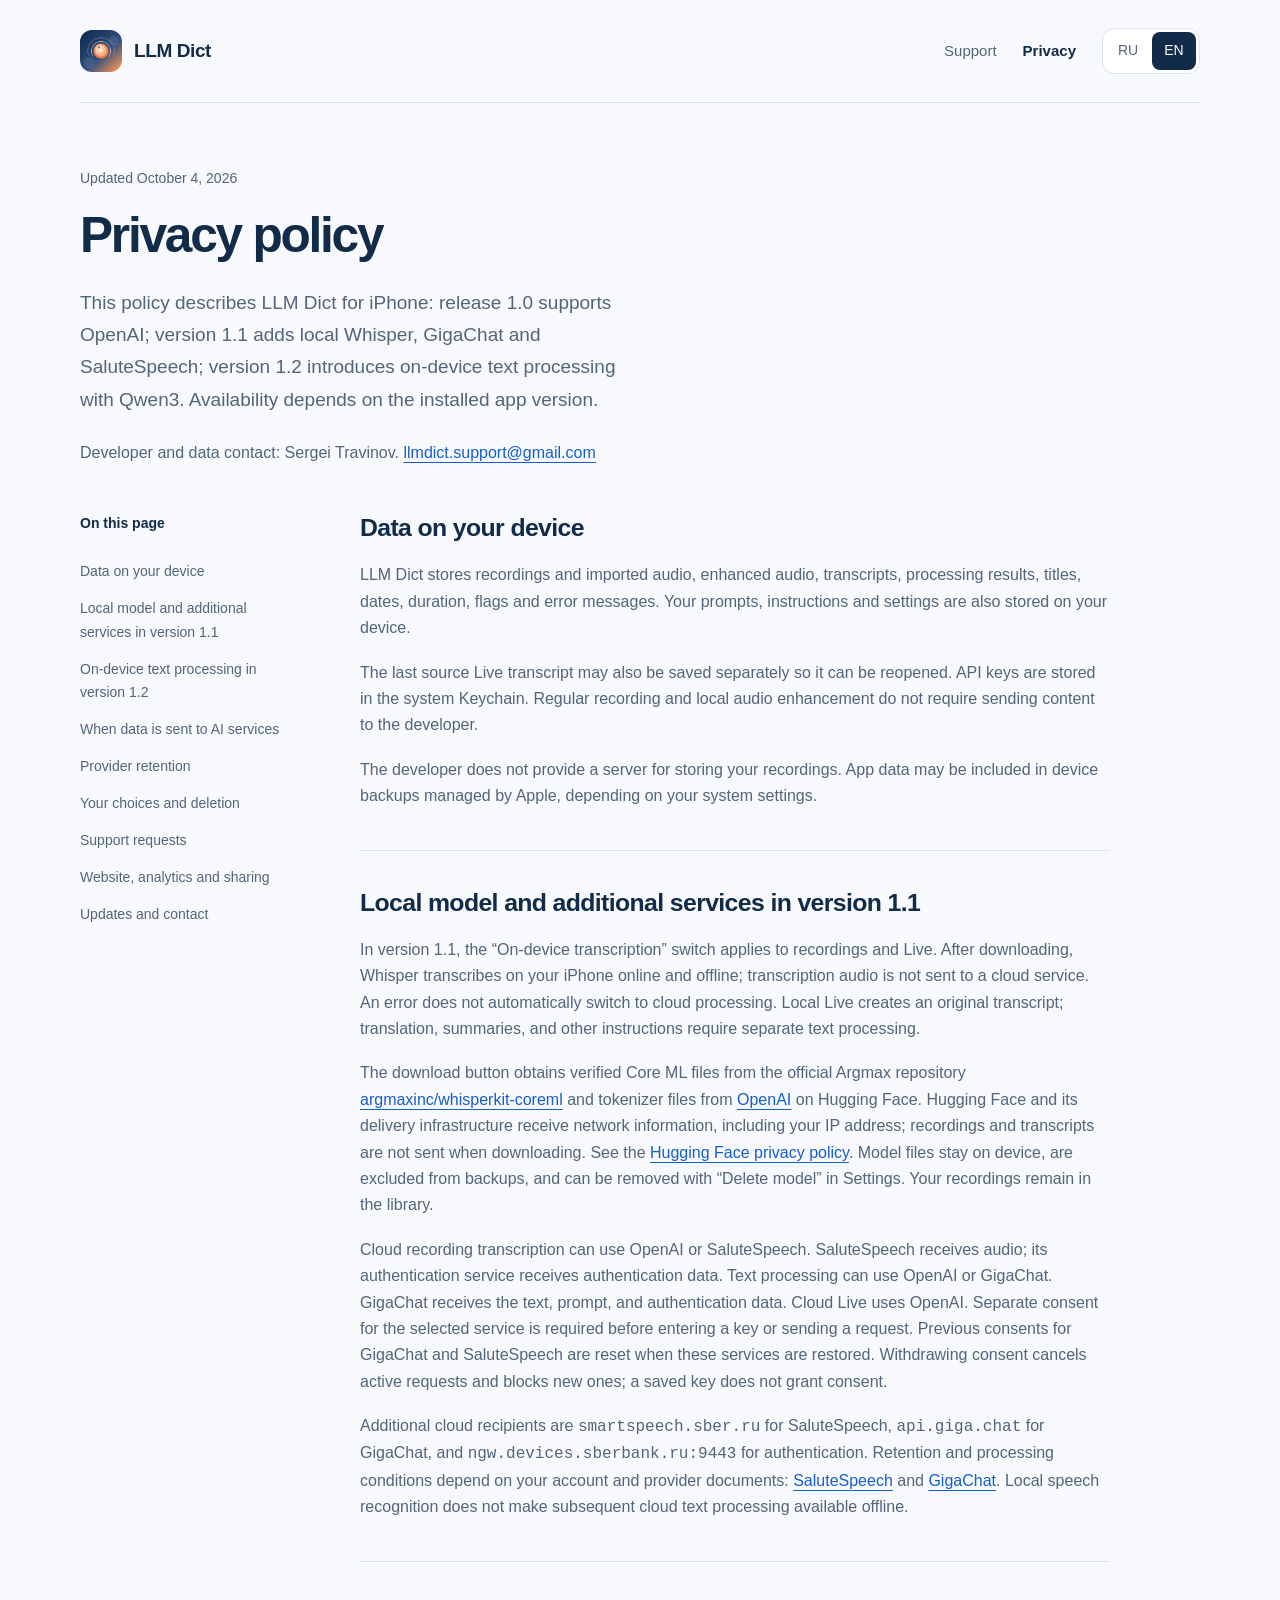
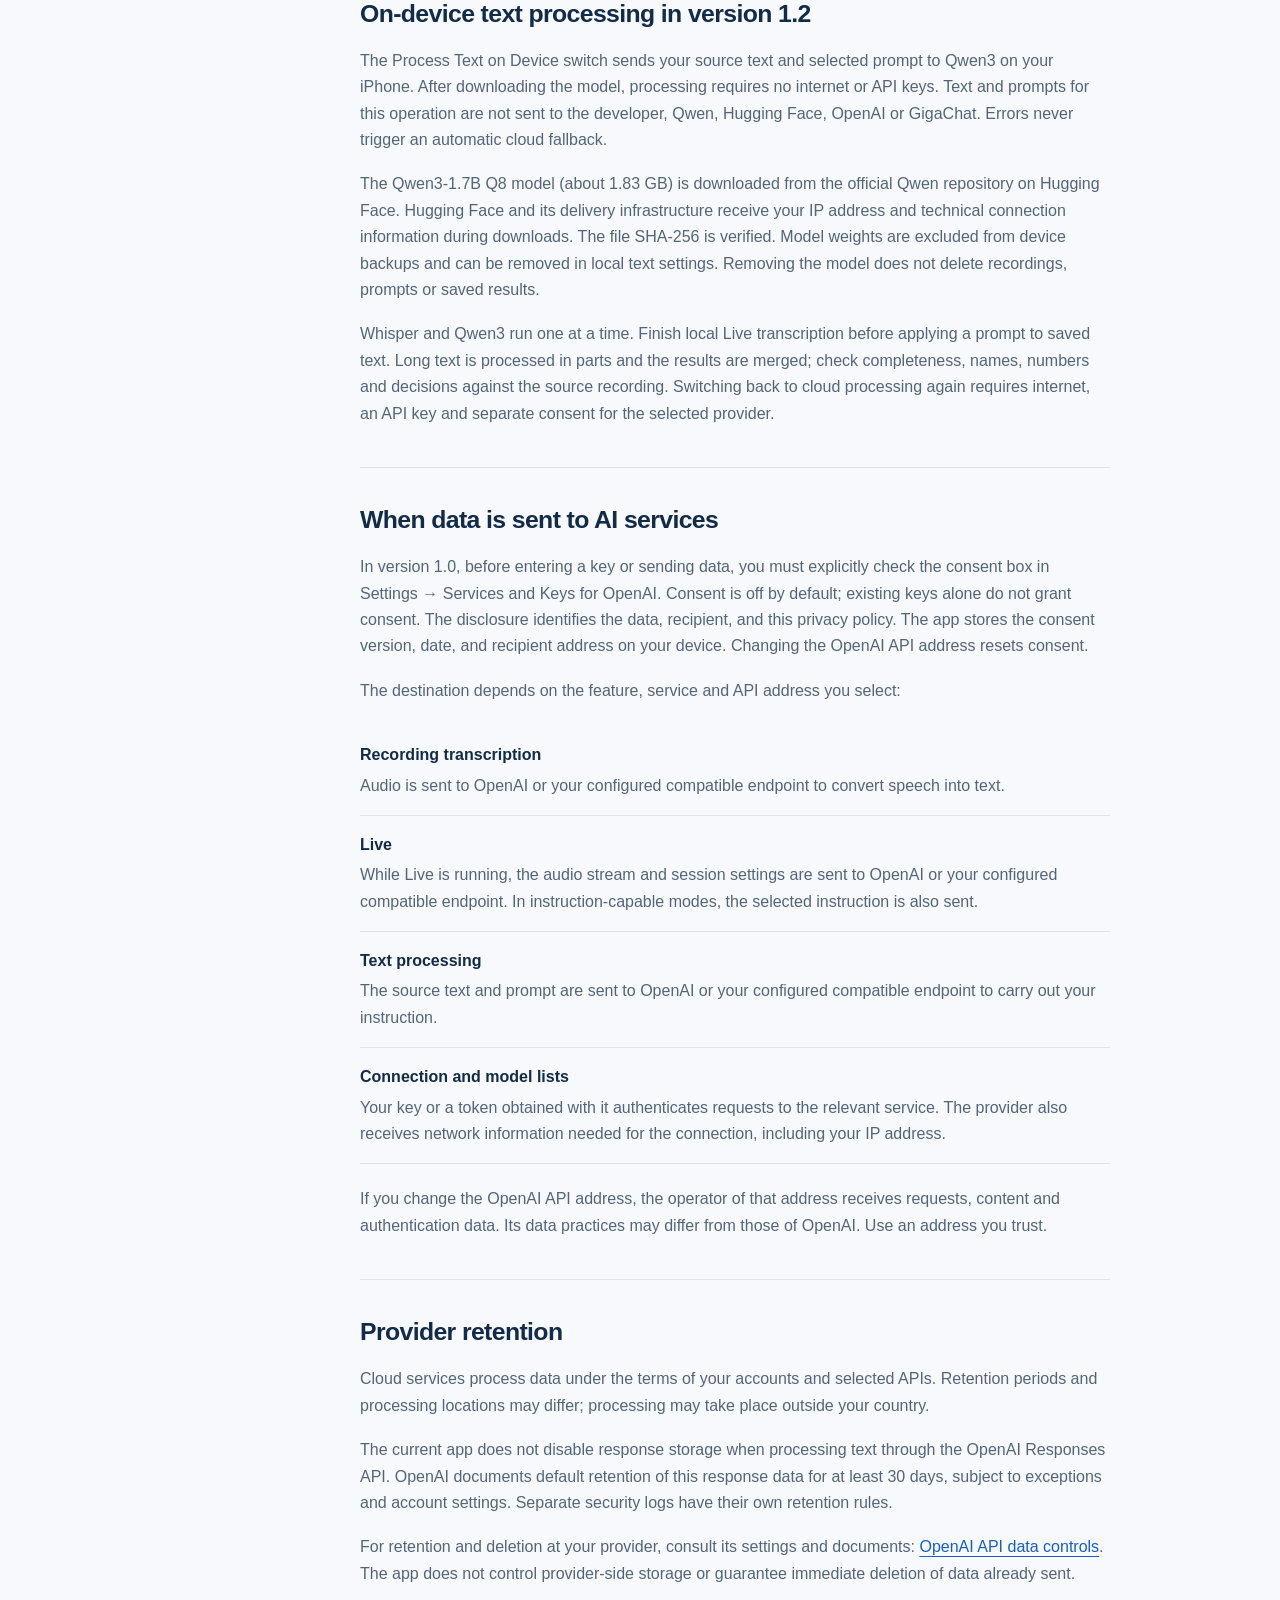
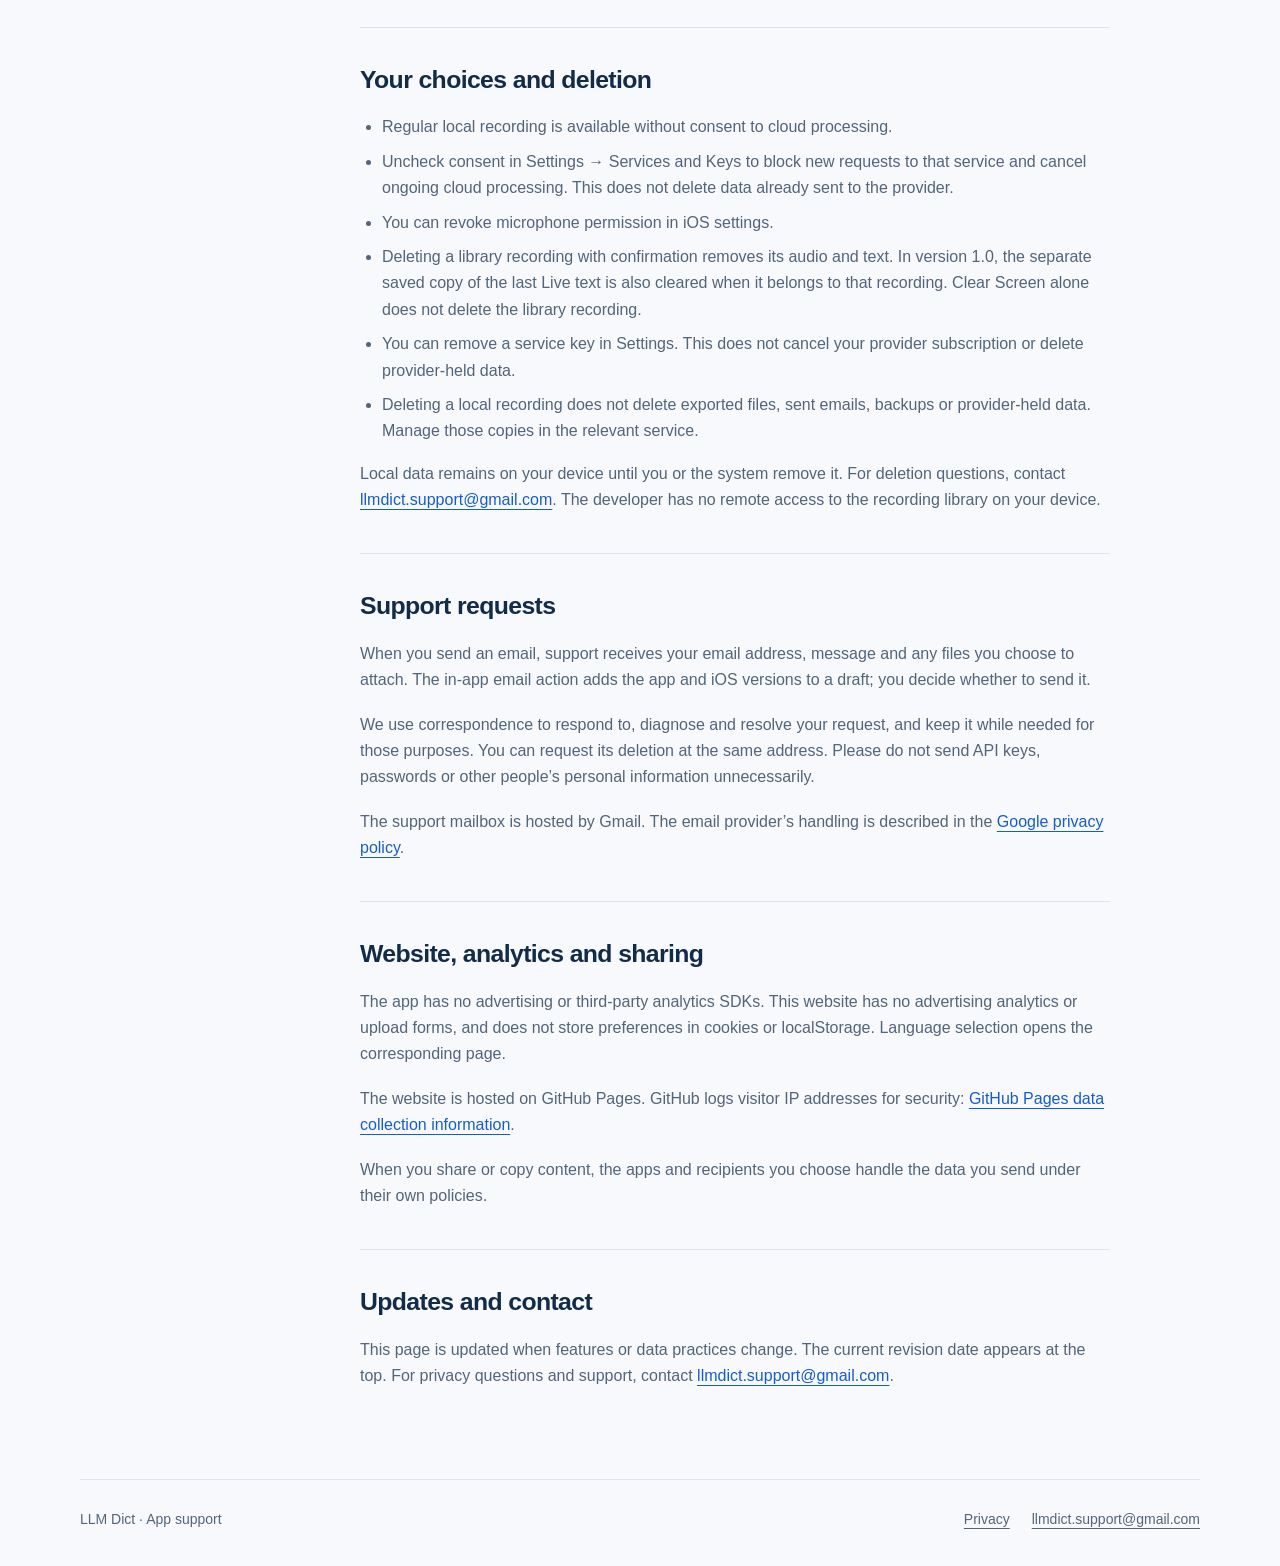
<file: docs/en/privacy/index.html>
<!doctype html>
<html lang="en"><head><meta charset="utf-8"><meta name="viewport" content="width=device-width,initial-scale=1"><meta name="color-scheme" content="light"><meta name="theme-color" content="#112b49"><title>Privacy policy · LLM Dict</title><meta name="description" content="What data LLM Dict processes, when it is sent to AI services, and how to manage retention and deletion."><meta name="referrer" content="strict-origin-when-cross-origin"><link rel="canonical" href="https://travinov.github.io/llmdict-support/en/privacy/"><link rel="alternate" hreflang="ru" href="https://travinov.github.io/llmdict-support/privacy/"><link rel="alternate" hreflang="en" href="https://travinov.github.io/llmdict-support/en/privacy/"><link rel="icon" type="image/png" href="../../assets/app-icon.png"><link rel="apple-touch-icon" href="../../assets/app-icon.png"><link rel="stylesheet" href="../../assets/site.css"><script src="../../assets/site.js" defer></script></head>
<body><a class="skip" href="#main">Skip to content</a><div class="wrap"><header class="header"><a class="brand" href="../../en/"><img src="../../assets/app-icon.png" alt="" width="42" height="42">LLM Dict</a><nav class="nav" aria-label="Main navigation"><a href="../../en/">Support</a><a href="../../en/privacy/" aria-current="page">Privacy</a><div class="languages" aria-label="Website language"><a href="../../privacy/" lang="ru" hreflang="ru" aria-label="Русский">RU</a><a href="../../en/privacy/" lang="en" hreflang="en" aria-label="English" aria-current="true">EN</a></div></nav></header>
<main id="main"><div class="legal-head"><p class="updated">Updated October 4, 2026</p><h1>Privacy policy</h1><p class="lead">This policy describes LLM Dict for iPhone: release 1.0 supports OpenAI; version 1.1 adds local Whisper, GigaChat and SaluteSpeech; version 1.2 introduces on-device text processing with Qwen3. Availability depends on the installed app version.</p><p class="owner">Developer and data contact: Sergei Travinov. <a href="mailto:llmdict.support@gmail.com">llmdict.support@gmail.com</a></p></div><div class="legal-layout"><nav class="contents" aria-label="On this page"><p>On this page</p><a href="#local">Data on your device</a><a href="#version-1-1">Local model and additional services in version 1.1</a><a href="#version-1-2">On-device text processing in version 1.2</a><a href="#ai">When data is sent to AI services</a><a href="#providers">Provider retention</a><a href="#control">Your choices and deletion</a><a href="#support">Support requests</a><a href="#website">Website, analytics and sharing</a><a href="#changes">Updates and contact</a></nav><article class="legal"><section aria-labelledby="local"><h2 id="local">Data on your device</h2><p>LLM Dict stores recordings and imported audio, enhanced audio, transcripts, processing results, titles, dates, duration, flags and error messages. Your prompts, instructions and settings are also stored on your device.</p><p>The last source Live transcript may also be saved separately so it can be reopened. API keys are stored in the system Keychain. Regular recording and local audio enhancement do not require sending content to the developer.</p><p>The developer does not provide a server for storing your recordings. App data may be included in device backups managed by Apple, depending on your system settings.</p></section><section aria-labelledby="version-1-1"><h2 id="version-1-1">Local model and additional services in version 1.1</h2><p>In version 1.1, the “On-device transcription” switch applies to recordings and Live. After downloading, Whisper transcribes on your iPhone online and offline; transcription audio is not sent to a cloud service. An error does not automatically switch to cloud processing. Local Live creates an original transcript; translation, summaries, and other instructions require separate text processing.</p><p>The download button obtains verified Core ML files from the official Argmax repository <a href="https://huggingface.co/argmaxinc/whisperkit-coreml">argmaxinc/whisperkit-coreml</a> and tokenizer files from <a href="https://huggingface.co/openai/whisper-large-v3">OpenAI</a> on Hugging Face. Hugging Face and its delivery infrastructure receive network information, including your IP address; recordings and transcripts are not sent when downloading. See the <a href="https://huggingface.co/privacy">Hugging Face privacy policy</a>. Model files stay on device, are excluded from backups, and can be removed with “Delete model” in Settings. Your recordings remain in the library.</p><p>Cloud recording transcription can use OpenAI or SaluteSpeech. SaluteSpeech receives audio; its authentication service receives authentication data. Text processing can use OpenAI or GigaChat. GigaChat receives the text, prompt, and authentication data. Cloud Live uses OpenAI. Separate consent for the selected service is required before entering a key or sending a request. Previous consents for GigaChat and SaluteSpeech are reset when these services are restored. Withdrawing consent cancels active requests and blocks new ones; a saved key does not grant consent.</p><p>Additional cloud recipients are <code>smartspeech.sber.ru</code> for SaluteSpeech, <code>api.giga.chat</code> for GigaChat, and <code>ngw.devices.sberbank.ru:9443</code> for authentication. Retention and processing conditions depend on your account and provider documents: <a href="https://developers.sber.ru/docs/ru/salutespeech/overview">SaluteSpeech</a> and <a href="https://developers.sber.ru/docs/ru/gigachat/overview">GigaChat</a>. Local speech recognition does not make subsequent cloud text processing available offline.</p></section><section aria-labelledby="version-1-2"><h2 id="version-1-2">On-device text processing in version 1.2</h2><p>The Process Text on Device switch sends your source text and selected prompt to Qwen3 on your iPhone. After downloading the model, processing requires no internet or API keys. Text and prompts for this operation are not sent to the developer, Qwen, Hugging Face, OpenAI or GigaChat. Errors never trigger an automatic cloud fallback.</p><p>The Qwen3-1.7B Q8 model (about 1.83 GB) is downloaded from the official Qwen repository on Hugging Face. Hugging Face and its delivery infrastructure receive your IP address and technical connection information during downloads. The file SHA-256 is verified. Model weights are excluded from device backups and can be removed in local text settings. Removing the model does not delete recordings, prompts or saved results.</p><p>Whisper and Qwen3 run one at a time. Finish local Live transcription before applying a prompt to saved text. Long text is processed in parts and the results are merged; check completeness, names, numbers and decisions against the source recording. Switching back to cloud processing again requires internet, an API key and separate consent for the selected provider.</p></section><section aria-labelledby="ai"><h2 id="ai">When data is sent to AI services</h2><p>In version 1.0, before entering a key or sending data, you must explicitly check the consent box in Settings → Services and Keys for OpenAI. Consent is off by default; existing keys alone do not grant consent. The disclosure identifies the data, recipient, and this privacy policy. The app stores the consent version, date, and recipient address on your device. Changing the OpenAI API address resets consent.</p><p>The destination depends on the feature, service and API address you select:</p><dl class="data-list"><div><dt>Recording transcription</dt><dd>Audio is sent to OpenAI or your configured compatible endpoint to convert speech into text.</dd></div><div><dt>Live</dt><dd>While Live is running, the audio stream and session settings are sent to OpenAI or your configured compatible endpoint. In instruction-capable modes, the selected instruction is also sent.</dd></div><div><dt>Text processing</dt><dd>The source text and prompt are sent to OpenAI or your configured compatible endpoint to carry out your instruction.</dd></div><div><dt>Connection and model lists</dt><dd>Your key or a token obtained with it authenticates requests to the relevant service. The provider also receives network information needed for the connection, including your IP address.</dd></div></dl><p>If you change the OpenAI API address, the operator of that address receives requests, content and authentication data. Its data practices may differ from those of OpenAI. Use an address you trust.</p></section><section aria-labelledby="providers"><h2 id="providers">Provider retention</h2><p>Cloud services process data under the terms of your accounts and selected APIs. Retention periods and processing locations may differ; processing may take place outside your country.</p><p>The current app does not disable response storage when processing text through the OpenAI Responses API. OpenAI documents default retention of this response data for at least 30 days, subject to exceptions and account settings. Separate security logs have their own retention rules.</p><p>For retention and deletion at your provider, consult its settings and documents: <a href="https://developers.openai.com/api/docs/guides/your-data">OpenAI API data controls</a>. The app does not control provider-side storage or guarantee immediate deletion of data already sent.</p></section><section aria-labelledby="control"><h2 id="control">Your choices and deletion</h2><ul><li>Regular local recording is available without consent to cloud processing.</li><li>Uncheck consent in Settings → Services and Keys to block new requests to that service and cancel ongoing cloud processing. This does not delete data already sent to the provider.</li><li>You can revoke microphone permission in iOS settings.</li><li>Deleting a library recording with confirmation removes its audio and text. In version 1.0, the separate saved copy of the last Live text is also cleared when it belongs to that recording. Clear Screen alone does not delete the library recording.</li><li>You can remove a service key in Settings. This does not cancel your provider subscription or delete provider-held data.</li><li>Deleting a local recording does not delete exported files, sent emails, backups or provider-held data. Manage those copies in the relevant service.</li></ul><p>Local data remains on your device until you or the system remove it. For deletion questions, contact <a href="mailto:llmdict.support@gmail.com">llmdict.support@gmail.com</a>. The developer has no remote access to the recording library on your device.</p></section><section aria-labelledby="support"><h2 id="support">Support requests</h2><p>When you send an email, support receives your email address, message and any files you choose to attach. The in-app email action adds the app and iOS versions to a draft; you decide whether to send it.</p><p>We use correspondence to respond to, diagnose and resolve your request, and keep it while needed for those purposes. You can request its deletion at the same address. Please do not send API keys, passwords or other people’s personal information unnecessarily.</p><p>The support mailbox is hosted by Gmail. The email provider’s handling is described in the <a href="https://policies.google.com/privacy">Google privacy policy</a>.</p></section><section aria-labelledby="website"><h2 id="website">Website, analytics and sharing</h2><p>The app has no advertising or third-party analytics SDKs. This website has no advertising analytics or upload forms, and does not store preferences in cookies or localStorage. Language selection opens the corresponding page.</p><p>The website is hosted on GitHub Pages. GitHub logs visitor IP addresses for security: <a href="https://docs.github.com/en/pages/getting-started-with-github-pages/what-is-github-pages#data-collection">GitHub Pages data collection information</a>.</p><p>When you share or copy content, the apps and recipients you choose handle the data you send under their own policies.</p></section><section aria-labelledby="changes"><h2 id="changes">Updates and contact</h2><p>This page is updated when features or data practices change. The current revision date appears at the top. For privacy questions and support, contact <a href="mailto:llmdict.support@gmail.com">llmdict.support@gmail.com</a>.</p></section></article></div></main><footer class="footer"><p>LLM Dict · App support</p><div class="footer-links"><a href="../../en/privacy/">Privacy</a><a href="mailto:llmdict.support@gmail.com">llmdict.support@gmail.com</a></div></footer></div></body></html>
</file>
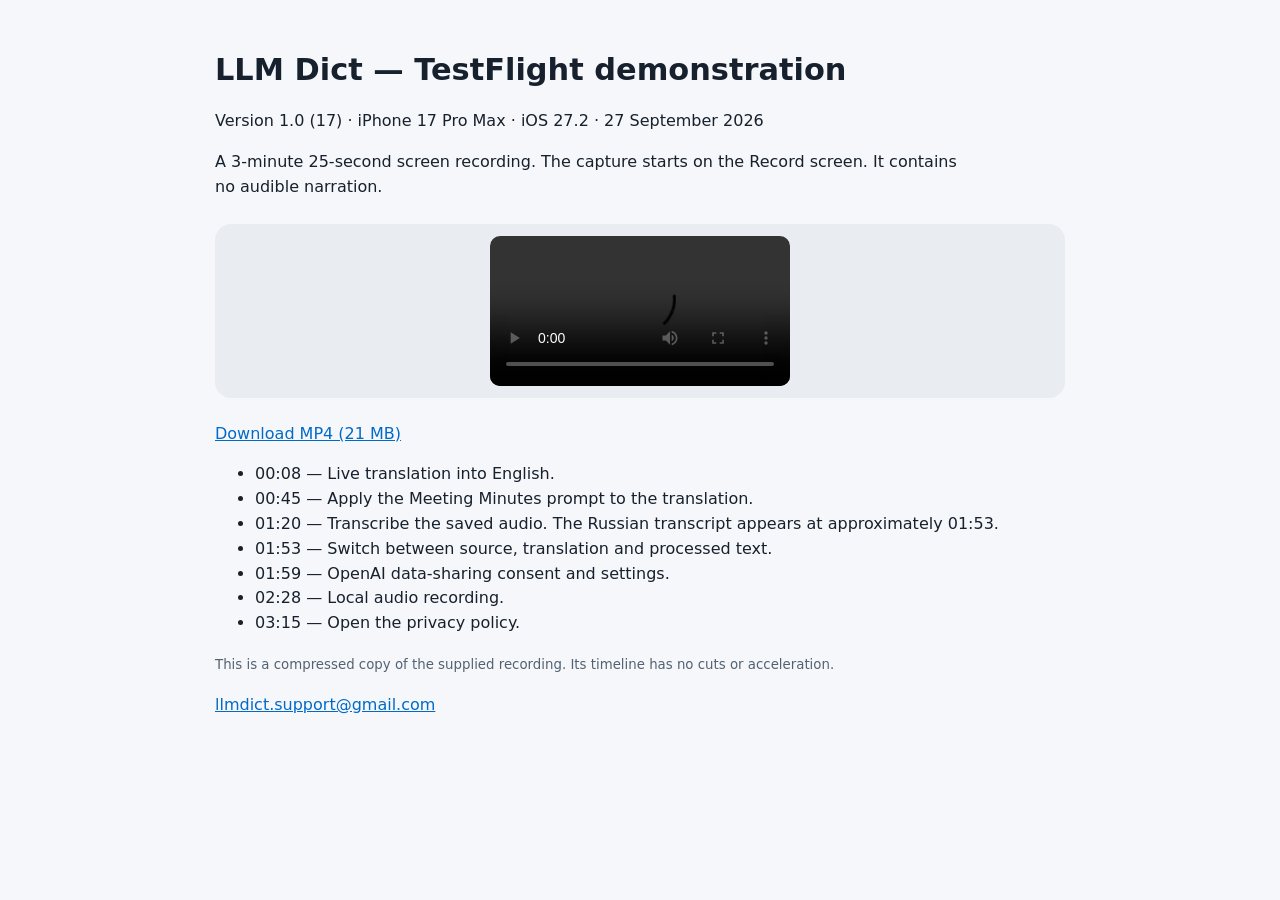
<file: docs/review/1.0-17-45eb614f/index.html>
<!doctype html>
<html lang="en">
<head>
<meta charset="utf-8">
<meta name="viewport" content="width=device-width,initial-scale=1">
<meta name="robots" content="noindex,nofollow,noarchive">
<meta name="description" content="Physical-device demonstration of LLM Dict 1.0 (17) for TestFlight review.">
<title>LLM Dict — TestFlight demonstration</title>
<style>
:root{color-scheme:light dark;font-family:system-ui,-apple-system,BlinkMacSystemFont,sans-serif;line-height:1.55}body{max-width:850px;margin:0 auto;padding:32px 20px;background:#f6f7fa;color:#17212d}h1{line-height:1.2;font-size:1.9rem}p,li{max-width:75ch}a{color:#006ac9}.player{text-align:center;background:#e9edf2;border-radius:16px;padding:12px;margin:24px 0}video{display:block;width:auto;max-width:100%;max-height:78vh;margin:auto;border-radius:10px}small{color:#536273}@media(prefers-color-scheme:dark){body{background:#111820;color:#edf1f5}.player{background:#1e2934}a{color:#80beff}small{color:#b3c1cf}}
</style>
</head>
<body>
<main>
<h1>LLM Dict — TestFlight demonstration</h1>
<p>Version 1.0 (17) · iPhone 17 Pro Max · iOS 27.2 · 27 September 2026</p>
<p>A 3-minute 25-second screen recording. The capture starts on the Record screen. It contains no audible narration.</p>
<div class="player"><video controls playsinline preload="metadata" aria-label="LLM Dict physical-device demonstration"><source src="demo.mp4" type="video/mp4">Your browser cannot play this video. <a href="demo.mp4">Download the MP4</a>.</video></div>
<p><a href="demo.mp4" download="LLM-Dict-1.0-17-demo.mp4">Download MP4 (21 MB)</a></p>
<ul>
<li>00:08 — Live translation into English.</li>
<li>00:45 — Apply the Meeting Minutes prompt to the translation.</li>
<li>01:20 — Transcribe the saved audio. The Russian transcript appears at approximately 01:53.</li>
<li>01:53 — Switch between source, translation and processed text.</li>
<li>01:59 — OpenAI data-sharing consent and settings.</li>
<li>02:28 — Local audio recording.</li>
<li>03:15 — Open the privacy policy.</li>
</ul>
<p><small>This is a compressed copy of the supplied recording. Its timeline has no cuts or acceleration.</small></p>
<p><a href="mailto:llmdict.support@gmail.com">llmdict.support@gmail.com</a></p>
</main>
</body>
</html>
</file>
<file: docs/assets/site.css>
:root{color-scheme:light;--bg:#f7f9fc;--paper:#fff;--ink:#112b49;--muted:#53657a;--line:#dce4ef;--accent:#165dcc;--focus:#dd691e;--radius:24px;font-family:-apple-system,BlinkMacSystemFont,"Segoe UI",sans-serif;font-size:16px}
*{box-sizing:border-box}html{scroll-behavior:smooth;scroll-padding-top:28px}body{margin:0;background:var(--bg);color:var(--ink);line-height:1.65}a{color:var(--accent);text-underline-offset:4px}button,input{font:inherit}button,a,summary{-webkit-tap-highlight-color:transparent}a,button,summary{touch-action:manipulation}a:focus-visible,button:focus-visible,summary:focus-visible{outline:3px solid var(--focus);outline-offset:5px}::selection{background:#dbeafe}img{max-width:100%;display:block}.wrap{width:min(1120px,calc(100% - 64px));margin-inline:auto}.skip{position:absolute;left:24px;top:-100px;padding:12px 20px;background:var(--paper);z-index:5}.skip:focus{top:16px}
.header{display:flex;align-items:center;justify-content:space-between;gap:24px;padding-block:28px;border-bottom:1px solid var(--line)}.brand{display:flex;align-items:center;gap:12px;text-decoration:none;color:var(--ink);font-size:19px;font-weight:700;letter-spacing:-.4px}.brand img{width:42px;height:42px;border-radius:12px}.nav{display:flex;align-items:center;gap:26px}.nav>a{font-size:15px;color:var(--muted);text-decoration:none;padding-block:10px}.nav>a[aria-current=page]{color:var(--ink);font-weight:650}.languages{display:flex;gap:2px;border:1px solid var(--line);padding:3px;border-radius:12px;background:var(--paper)}.languages a{display:grid;place-items:center;min-height:38px;min-width:44px;padding:3px 11px;color:var(--muted);font-size:14px;text-decoration:none;border-radius:8px}.languages a[aria-current=true]{background:var(--ink);color:white}
main{padding-block:64px 72px}.intro{display:grid;grid-template-columns:1fr 420px;gap:72px;align-items:start}.eyebrow{margin:0 0 18px;color:var(--accent);font-size:14px;font-weight:650;letter-spacing:.07em;text-transform:uppercase}h1{font-size:clamp(2.2rem,4.5vw,3.65rem);letter-spacing:-.045em;line-height:1.1;font-weight:680;margin:0 0 24px;max-width:650px}h2{font-size:1.55rem;line-height:1.3;letter-spacing:-.025em;margin:0 0 18px}p{margin:0 0 18px}.lead{font-size:19px;color:var(--muted);max-width:540px;line-height:1.7}.contact{background:var(--ink);color:#fff;border-radius:var(--radius);padding:32px;box-shadow:0 16px 40px #142d4610}.contact h2{font-size:22px}.contact p{color:#d3dfed;font-size:16px}.contact .email{font-size:16px;color:#fff;text-decoration:none;overflow-wrap:anywhere}.contact .email:hover{text-decoration:underline}.contact .email-line{display:flex;align-items:center;gap:8px;justify-content:space-between;margin-block:24px 20px}.copy{display:grid;place-items:center;flex:none;width:44px;height:44px;border:1px solid #6682a3;border-radius:12px;background:transparent;color:white;cursor:pointer}.copy:hover{background:#294463}.copy svg{width:20px;height:20px;fill:none;stroke:currentColor;stroke-width:1.8}.primary{display:flex;align-items:center;justify-content:center;gap:10px;min-height:50px;padding:12px 18px;border-radius:13px;background:#fff;color:var(--ink);font-weight:650;text-decoration:none;transition:background .18s,transform .18s}.primary:hover{background:#eaf2ff;transform:translateY(-1px)}.primary span{font-size:19px}.copy-status{display:block;min-height:24px;margin-top:8px;color:#d3dfed;font-size:14px}.contact .small{font-size:14px;margin:12px 0 0;color:#d3dfed}
.faq{max-width:780px;margin-top:72px}.section-label{color:var(--muted);font-size:14px;margin:0 0 8px}.faq>h2{font-size:30px;margin-bottom:24px}.faq details{border-top:1px solid var(--line)}.faq details:last-child{border-bottom:1px solid var(--line)}summary{display:flex;align-items:center;justify-content:space-between;gap:20px;padding:23px 0;font-size:18px;font-weight:590;line-height:1.45;list-style:none;cursor:pointer}summary::-webkit-details-marker{display:none}summary::after{content:'+';font-size:24px;line-height:1;font-weight:400;flex:none;color:var(--accent)}details[open] summary::after{content:'−'}.answer{padding:0 34px 24px 0;color:var(--muted)}.answer p:last-child{margin-bottom:0}.answer ol{padding-left:22px;margin:0}.answer li+li{margin-top:8px}.note{border-left:3px solid var(--accent);padding-left:18px;margin-top:30px;color:var(--muted);font-size:16px;max-width:760px}
.footer{display:flex;flex-wrap:wrap;align-items:center;justify-content:space-between;gap:16px;padding-block:28px 36px;border-top:1px solid var(--line);font-size:14px;color:var(--muted)}.footer p{margin:0}.footer a{color:var(--muted)}.footer-links{display:flex;flex-wrap:wrap;gap:22px}.legal-head{max-width:860px;min-width:0}.legal-head h1{font-size:clamp(2rem,4.2vw,3.1rem);overflow-wrap:anywhere;hyphens:auto}.updated{font-size:14px;color:var(--muted);margin-bottom:18px}.legal-layout{display:grid;grid-template-columns:220px minmax(0,1fr);gap:60px;margin-top:46px}.contents{font-size:14px;align-self:start;position:sticky;top:30px}.contents p{font-weight:650;color:var(--ink)}.contents a{display:block;text-decoration:none;color:var(--muted);padding:7px 0}.contents a:hover{color:var(--accent)}.legal{max-width:750px}.legal section+section{margin-top:40px;padding-top:36px;border-top:1px solid var(--line)}.legal p,.legal li{color:var(--muted)}.legal strong{color:var(--ink)}.legal ul{padding-left:22px}.legal li+li{margin-top:8px}.legal h2{scroll-margin-top:30px}.legal a{overflow-wrap:anywhere}.data-list{display:grid;gap:0;margin:22px 0}.data-list>div{padding:16px 0;border-bottom:1px solid var(--line)}.data-list dt{font-weight:650;margin-bottom:4px}.data-list dd{margin:0;color:var(--muted)}.owner{margin-top:24px;font-size:16px;color:var(--muted)}
@media(max-width:900px){.intro{grid-template-columns:1fr 360px;gap:32px}.nav{gap:16px}.legal-layout{grid-template-columns:170px minmax(0,1fr);gap:32px}.contact{padding:26px}}
@media(max-width:700px){.wrap{width:calc(100% - 40px)}.header{position:relative;padding-block:20px;gap:20px;flex-wrap:wrap}.nav{width:100%;justify-content:space-between;gap:12px}.languages{position:absolute;top:20px;right:0;margin-left:0}.brand{padding-right:108px}.brand img{width:36px;height:36px}.nav>a{font-size:14px}main{padding-block:40px 48px}.intro{grid-template-columns:1fr;gap:26px}h1{font-size:2.55rem;margin-bottom:20px}.lead{font-size:18px}.eyebrow{margin-bottom:14px}.contact{padding:26px}.faq{margin-top:46px}.faq>h2{font-size:27px}summary{font-size:17px;padding-block:21px}.answer{padding-right:8px}.footer{align-items:flex-start;flex-direction:column;padding-block:24px}.legal-layout{grid-template-columns:1fr;gap:32px;margin-top:28px}.contents{position:static;border-bottom:1px solid var(--line);padding-bottom:22px}.legal h2{font-size:23px}}
@media(prefers-reduced-motion:reduce){html{scroll-behavior:auto}*,*::before,*::after{transition:none!important;animation:none!important}.primary:hover{transform:none}}
</file>
